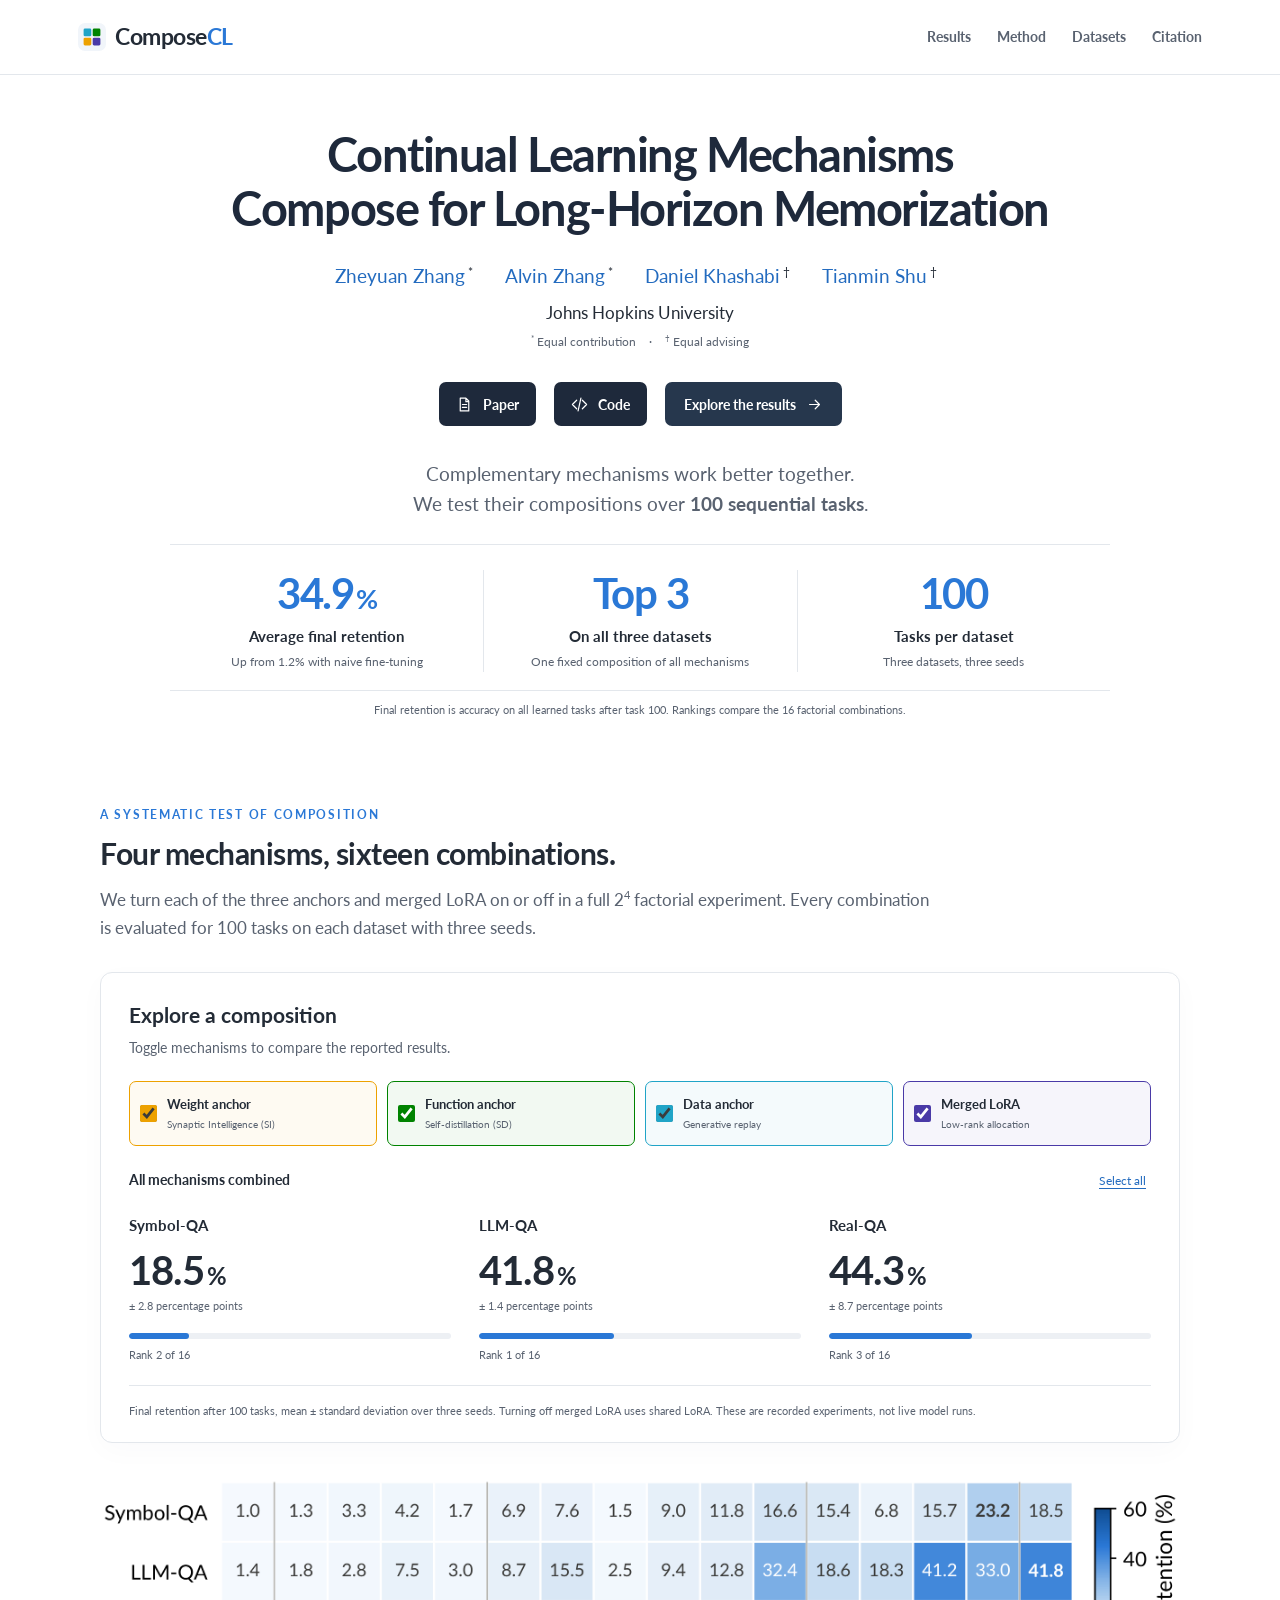
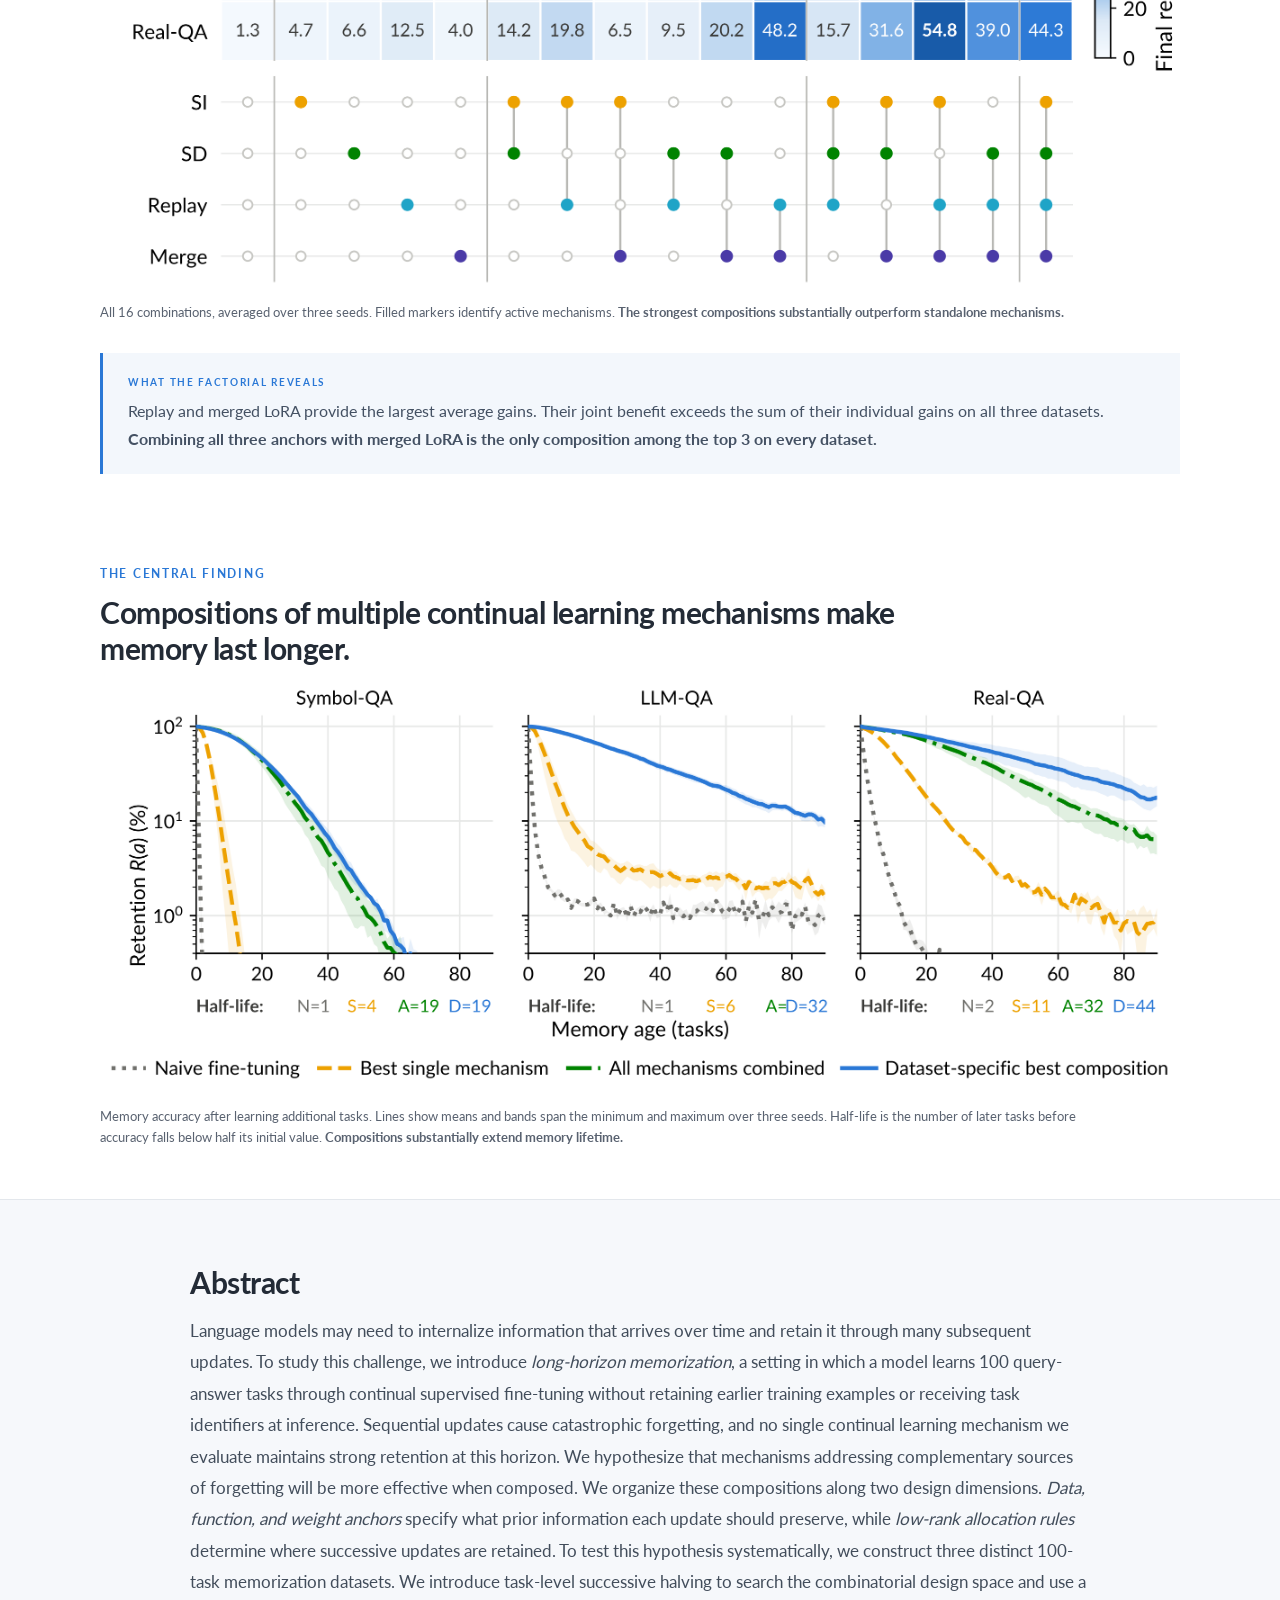
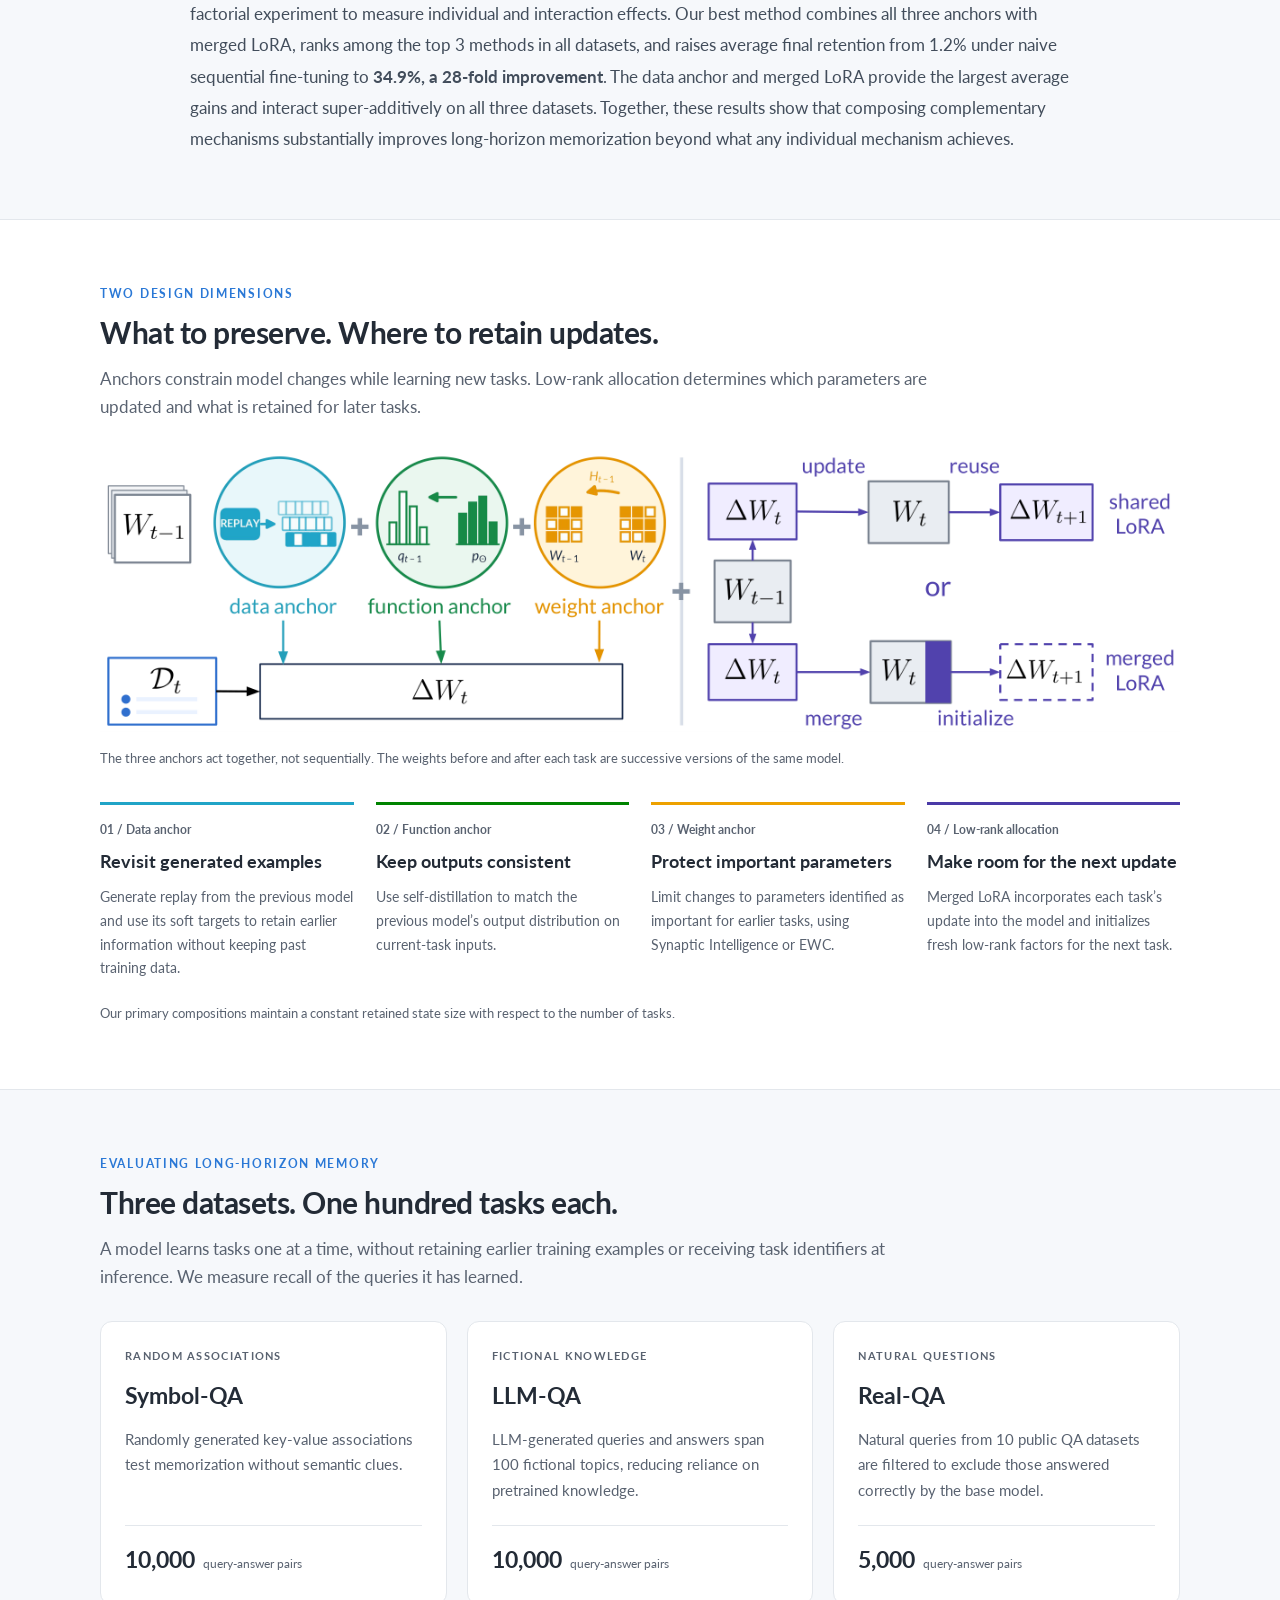
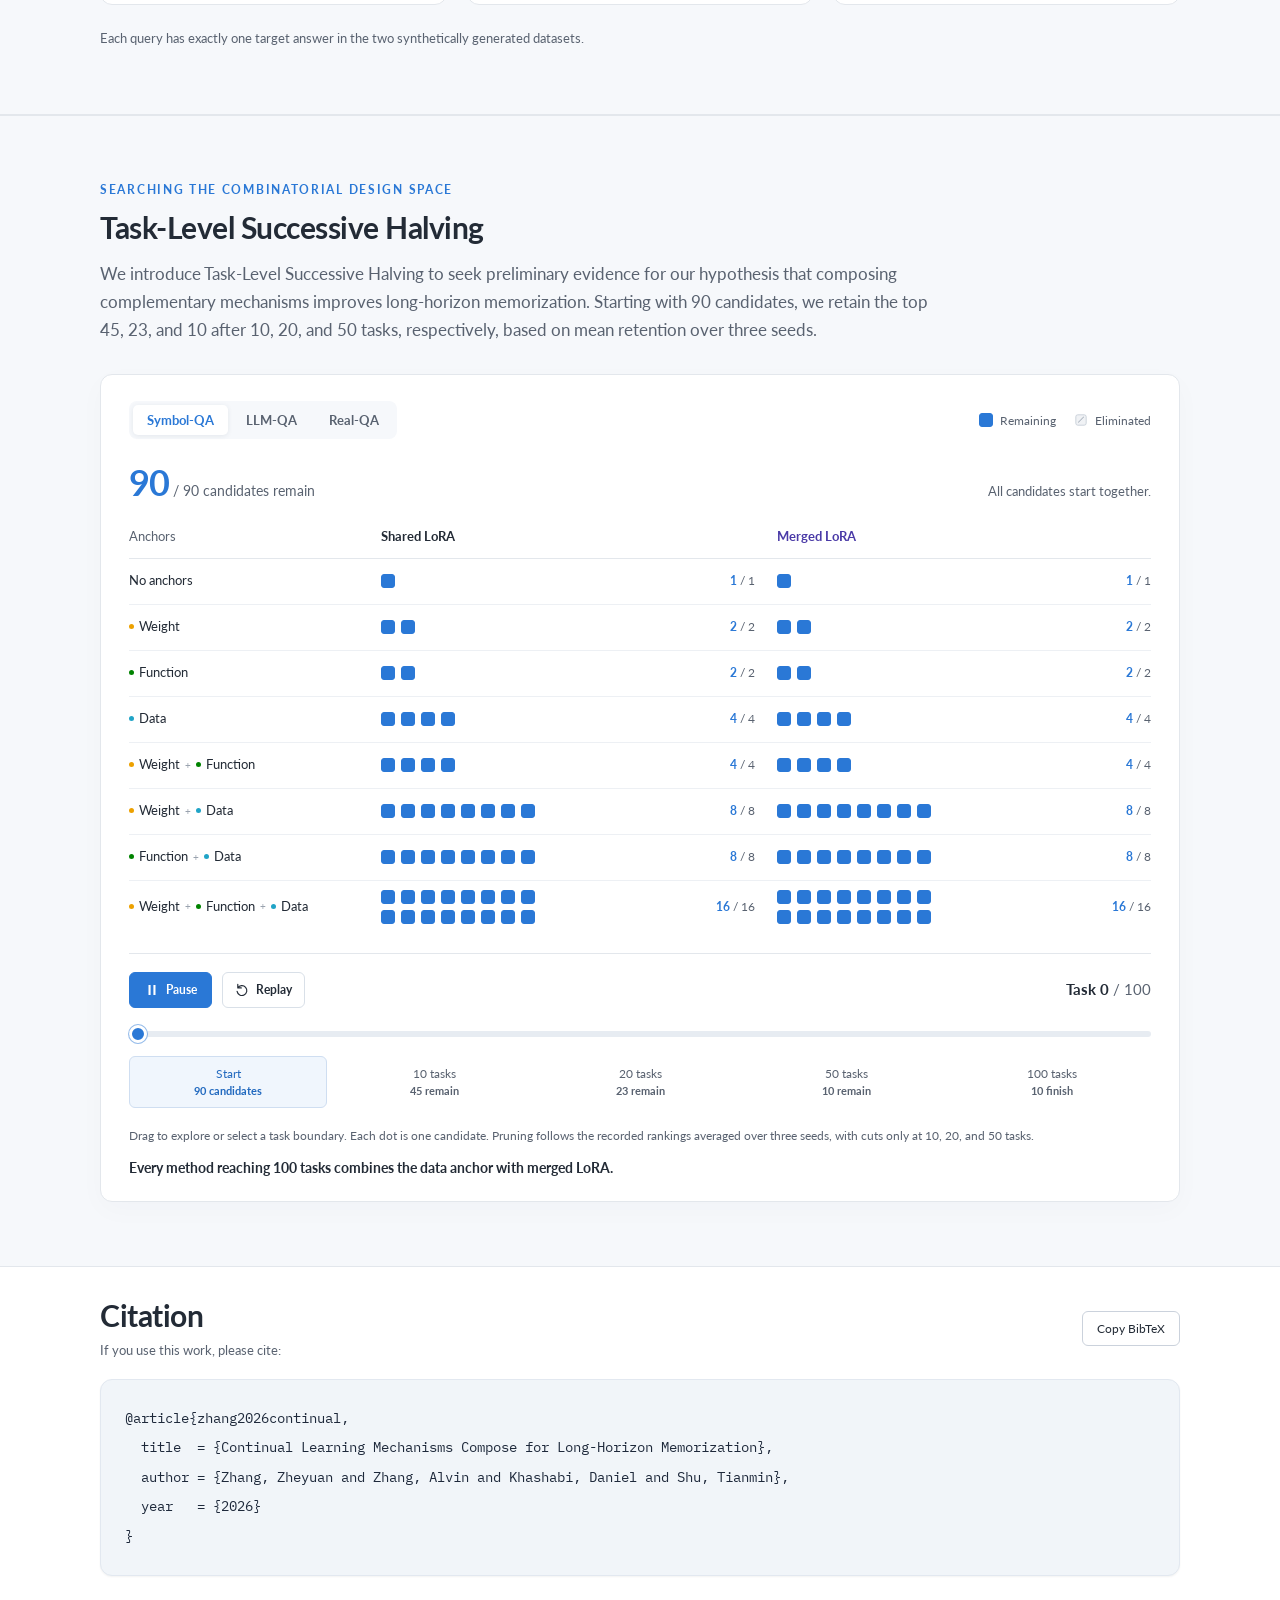
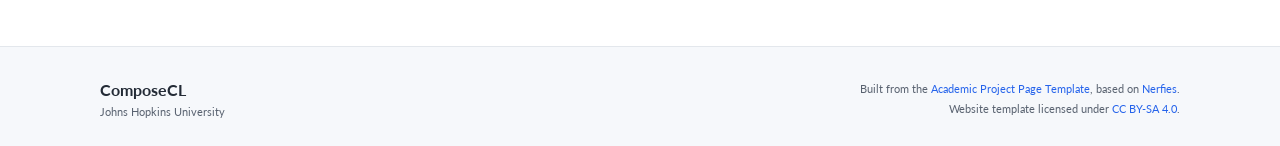
<file: index.html>
<!DOCTYPE html>
<html lang="en">
<head>
  <meta charset="utf-8">
  <meta name="viewport" content="width=device-width, initial-scale=1">
  <title>ComposeCL | Continual Learning Mechanisms Compose for Long-Horizon Memorization</title>
  <meta name="description" content="Composing data, function, and weight anchors with merged LoRA improves long-horizon memorization across three 100-task datasets.">
  <meta name="author" content="Zheyuan Zhang, Alvin Zhang, Daniel Khashabi, Tianmin Shu">
  <meta name="theme-color" content="#2a78d6">
  <link rel="canonical" href="https://compose-cl.github.io/">
  <meta property="og:type" content="website">
  <meta property="og:site_name" content="ComposeCL">
  <meta property="og:title" content="Continual Learning Mechanisms Compose for Long-Horizon Memorization">
  <meta property="og:description" content="Composing three anchors with merged LoRA substantially improves average final retention after 100 tasks from 1.2% to 34.9%, a 28-fold improvement.">
  <meta property="og:url" content="https://compose-cl.github.io/">
  <meta property="og:image" content="https://compose-cl.github.io/static/images/social-preview.png?v=3">
  <meta property="og:image:width" content="1200">
  <meta property="og:image:height" content="630">
  <meta property="og:image:alt" content="Diagram of data, function, and weight anchors and shared versus merged LoRA allocation rules.">
  <meta name="twitter:card" content="summary_large_image">
  <meta name="twitter:title" content="Continual Learning Mechanisms Compose for Long-Horizon Memorization">
  <meta name="twitter:description" content="Composing three anchors with merged LoRA substantially improves average final retention after 100 tasks from 1.2% to 34.9%, a 28-fold improvement.">
  <meta name="twitter:image" content="https://compose-cl.github.io/static/images/social-preview.png?v=3">
  <meta name="twitter:image:alt" content="Diagram of data, function, and weight anchors and shared versus merged LoRA allocation rules.">
  <link rel="icon" href="static/images/favicon.svg" type="image/svg+xml">
  <link rel="preload" href="static/fonts/Lato-Regular.ttf" as="font" type="font/ttf" crossorigin>
  <link rel="preload" href="static/fonts/Lato-Bold.ttf" as="font" type="font/ttf" crossorigin>
  <link rel="stylesheet" href="static/css/bulma.min.css">
  <link rel="stylesheet" href="static/css/index.css">
  <link rel="stylesheet" href="static/css/project.css">
  <link rel="stylesheet" href="static/css/tsh.css">
  <script defer src="static/js/results-data.js"></script>
  <script defer src="static/js/project.js"></script>
  <script defer src="static/js/tsh-data.js"></script>
  <script defer src="static/js/tsh.js"></script>
</head>
<body>
  <a class="skip-link" href="#main">Skip to content</a>
  <header class="site-header">
    <div class="header-inner">
      <a class="project-brand" href="#top" aria-label="ComposeCL home"><img src="static/images/favicon.svg" width="28" height="28" alt="">Compose<span>CL</span></a>
      <nav aria-label="Page navigation">
        <a href="#results">Results</a>
        <a href="#method">Method</a>
        <a href="#datasets">Datasets</a>
        <a href="#citation">Citation</a>
      </nav>
    </div>
  </header>

  <main id="main">
    <section class="hero" id="top" aria-labelledby="paper-title">
      <div class="hero-body">
        <div class="container is-max-desktop has-text-centered">
          <h1 class="title is-1 publication-title" id="paper-title">Continual Learning Mechanisms Compose for Long-Horizon Memorization</h1>
          <div class="publication-authors">
            <span class="author-block"><a href="https://zheyuanzhang.me/">Zheyuan Zhang</a><sup>*</sup></span>
            <span class="author-block"><a href="https://alvinzh04.github.io/">Alvin Zhang</a><sup>*</sup></span>
            <span class="author-block"><a href="https://danielkhashabi.com/">Daniel Khashabi</a><sup>†</sup></span>
            <span class="author-block"><a href="https://www.tshu.io/">Tianmin Shu</a><sup>†</sup></span>
          </div>
          <p class="affiliation">Johns Hopkins University</p>
          <p class="author-notes"><sup>*</sup> Equal contribution <span aria-hidden="true">·</span> <sup>†</sup> Equal advising</p>
          <div class="publication-links" aria-label="Project resources">
            <span class="link-block"><a class="button resource-button is-dark" href="https://www.alphaxiv.org/pdf/2609.compose-cl"><svg viewBox="0 0 24 24" aria-hidden="true"><path d="M6 3h8l4 4v14H6zM14 3v5h4M9 12h6M9 16h6"/></svg><span>Paper</span></a></span>
            <span class="link-block"><a class="button resource-button is-dark" href="https://github.com/cozheyuanzhangde/compose-cl"><svg viewBox="0 0 24 24" aria-hidden="true"><path d="m8 6-6 6 6 6m8-12 6 6-6 6M14 3l-4 18"/></svg><span>Code</span></a></span>
            <span class="link-block"><a class="button resource-button explore-button" href="#results"><span>Explore the results</span><svg viewBox="0 0 24 24" aria-hidden="true"><path d="M5 12h14m-6-6 6 6-6 6"/></svg></a></span>
          </div>
          <p class="hero-summary">Complementary mechanisms work better together.<br>We test their compositions over <strong>100 sequential tasks</strong>.</p>
          <div class="headline-results" aria-label="Key findings">
            <div><strong>34.9<span>%</span></strong><span>Average final retention</span><small>Up from 1.2% with naive fine-tuning</small></div>
            <div><strong>Top 3</strong><span>On all three datasets</span><small>One fixed composition of all mechanisms</small></div>
            <div><strong>100</strong><span>Tasks per dataset</span><small>Three datasets, three seeds</small></div>
          </div>
          <p class="headline-note">Final retention is accuracy on all learned tasks after task 100. Rankings compare the 16 factorial combinations.</p>
        </div>
      </div>
    </section>

    <section class="section" id="results" aria-labelledby="results-title">
      <div class="container is-max-desktop">
        <div class="section-heading">
          <p class="eyebrow">A systematic test of composition</p>
          <h2 class="title is-3" id="results-title">Four mechanisms, sixteen combinations.</h2>
          <p>We turn each of the three anchors and merged LoRA on or off in a full 2<sup>4</sup> factorial experiment. Every combination is evaluated for 100 tasks on each dataset with three seeds.</p>
        </div>
        <div class="composition-explorer" id="composition-explorer" hidden>
          <div class="explorer-heading"><h3>Explore a composition</h3><p>Toggle mechanisms to compare the reported results.</p></div>
          <fieldset class="mechanism-toggles"><legend class="sr-only">Active mechanisms</legend>
            <label class="mechanism-toggle weight-anchor"><input type="checkbox" name="mechanism" value="si" checked><span><strong>Weight anchor</strong><small>Synaptic Intelligence (SI)</small></span></label>
            <label class="mechanism-toggle function-anchor"><input type="checkbox" name="mechanism" value="sd" checked><span><strong>Function anchor</strong><small>Self-distillation (SD)</small></span></label>
            <label class="mechanism-toggle data-anchor"><input type="checkbox" name="mechanism" value="replay" checked><span><strong>Data anchor</strong><small>Generative replay</small></span></label>
            <label class="mechanism-toggle allocation"><input type="checkbox" name="mechanism" value="merge" checked><span><strong>Merged LoRA</strong><small>Low-rank allocation</small></span></label>
          </fieldset>
          <div class="explorer-summary"><p id="selected-composition">All mechanisms combined</p><button type="button" class="text-button" id="reset-composition">Select all</button></div>
          <div class="retention-grid" aria-label="Final retention for the selected composition">
            <div class="retention-result"><h4>Symbol-QA</h4><div class="retention-value"><span id="symbol-value">18.5</span><span class="percent">%</span></div><p class="retention-uncertainty">± <span id="symbol-std">2.8</span> percentage points</p><div class="retention-track" aria-hidden="true"><span id="symbol-bar"></span></div><p class="retention-rank" id="symbol-rank">Rank 2 of 16</p></div>
            <div class="retention-result"><h4>LLM-QA</h4><div class="retention-value"><span id="llm-value">41.8</span><span class="percent">%</span></div><p class="retention-uncertainty">± <span id="llm-std">1.4</span> percentage points</p><div class="retention-track" aria-hidden="true"><span id="llm-bar"></span></div><p class="retention-rank" id="llm-rank">Rank 1 of 16</p></div>
            <div class="retention-result"><h4>Real-QA</h4><div class="retention-value"><span id="real-value">44.3</span><span class="percent">%</span></div><p class="retention-uncertainty">± <span id="real-std">8.7</span> percentage points</p><div class="retention-track" aria-hidden="true"><span id="real-bar"></span></div><p class="retention-rank" id="real-rank">Rank 3 of 16</p></div>
          </div>
          <p class="explorer-note">Final retention after 100 tasks, mean ± standard deviation over three seeds. Turning off merged LoRA uses shared LoRA. These are recorded experiments, not live model runs.</p>
          <p class="sr-only" id="explorer-status" role="status" aria-live="polite" aria-atomic="true"></p>
        </div>
        <figure class="paper-figure factorial-figure">
          <a class="figure-link" href="static/images/factorial.png" aria-label="Open all sixteen factorial results at full resolution"><img src="static/images/factorial.png" loading="lazy" width="2400" height="905" alt="Final retention for all sixteen combinations. The best means are 23.2% on Symbol-QA, 41.8% on LLM-QA, and 54.8% on Real-QA. Filled markers identify active mechanisms."></a>
          <figcaption>All 16 combinations, averaged over three seeds. Filled markers identify active mechanisms. <strong>The strongest compositions substantially outperform standalone mechanisms.</strong></figcaption>
        </figure>
        <div class="finding-callout"><span class="eyebrow">What the factorial reveals</span><p>Replay and merged LoRA provide the largest average gains. Their joint benefit exceeds the sum of their individual gains on all three datasets. <strong>Combining all three anchors with merged LoRA is the only composition among the top 3 on every dataset.</strong></p></div>
      </div>
    </section>

    <section class="teaser section" aria-labelledby="teaser-title">
      <div class="container is-max-desktop">
        <div class="section-heading compact-heading">
          <p class="eyebrow">The central finding</p>
          <h2 class="title is-3" id="teaser-title">Compositions of multiple continual learning mechanisms make memory last longer.</h2>
        </div>
        <figure class="paper-figure">
          <a class="figure-link" href="static/images/survival.png" aria-label="Open the memory-lifetime figure at full resolution"><img src="static/images/survival.png" width="2400" height="897" fetchpriority="high" alt="Memory accuracy declines much more slowly for compositions than for naive fine-tuning or the best single mechanism. The all-mechanism composition has memory half-lives of 19, 32, and 32 tasks on Symbol-QA, LLM-QA, and Real-QA."></a>
          <figcaption>Memory accuracy after learning additional tasks. Lines show means and bands span the minimum and maximum over three seeds. Half-life is the number of later tasks before accuracy falls below half its initial value. <strong>Compositions substantially extend memory lifetime.</strong></figcaption>
        </figure>
      </div>
    </section>

    <section class="section abstract-section" id="abstract" aria-labelledby="abstract-title">
      <div class="container is-max-desktop">
        <h2 class="title is-3" id="abstract-title">Abstract</h2>
        <div class="content abstract-copy">
          <p>Language models may need to internalize information that arrives over time and retain it through many subsequent updates. To study this challenge, we introduce <em>long-horizon memorization</em>, a setting in which a model learns 100 query-answer tasks through continual supervised fine-tuning without retaining earlier training examples or receiving task identifiers at inference. Sequential updates cause catastrophic forgetting, and no single continual learning mechanism we evaluate maintains strong retention at this horizon. We hypothesize that mechanisms addressing complementary sources of forgetting will be more effective when composed. We organize these compositions along two design dimensions. <em>Data, function, and weight anchors</em> specify what prior information each update should preserve, while <em>low-rank allocation rules</em> determine where successive updates are retained. To test this hypothesis systematically, we construct three distinct 100-task memorization datasets. We introduce task-level successive halving to search the combinatorial design space and use a factorial experiment to measure individual and interaction effects. Our best method combines all three anchors with merged LoRA, ranks among the top 3 methods in all datasets, and raises average final retention from 1.2% under naive sequential fine-tuning to <strong>34.9%, a 28-fold improvement</strong>. The data anchor and merged LoRA provide the largest average gains and interact super-additively on all three datasets. Together, these results show that composing complementary mechanisms substantially improves long-horizon memorization beyond what any individual mechanism achieves.</p>
        </div>
      </div>
    </section>

    <section class="section" id="method" aria-labelledby="method-title">
      <div class="container is-max-desktop">
        <div class="section-heading">
          <p class="eyebrow">Two design dimensions</p>
          <h2 class="title is-3" id="method-title">What to preserve. Where to retain updates.</h2>
          <p>Anchors constrain model changes while learning new tasks. Low-rank allocation determines which parameters are updated and what is retained for later tasks.</p>
        </div>
        <figure class="paper-figure method-figure">
          <a class="figure-link" href="static/images/anchors-allocation.png" aria-label="Open the anchors and allocation diagram at full resolution"><img src="static/images/anchors-allocation.png" loading="lazy" width="2400" height="626" alt="Data, function, and weight anchors jointly constrain learning. Shared LoRA reuses the same low-rank factors, while merged LoRA merges each learned update into the model and initializes fresh factors for the next task."></a>
          <figcaption>The three anchors act together, not sequentially. The weights before and after each task are successive versions of the same model.</figcaption>
        </figure>
        <div class="mechanism-grid">
          <article class="mechanism-card data-anchor"><span class="mechanism-index">01 / Data anchor</span><h3>Revisit generated examples</h3><p>Generate replay from the previous model and use its soft targets to retain earlier information without keeping past training data.</p></article>
          <article class="mechanism-card function-anchor"><span class="mechanism-index">02 / Function anchor</span><h3>Keep outputs consistent</h3><p>Use self-distillation to match the previous model’s output distribution on current-task inputs.</p></article>
          <article class="mechanism-card weight-anchor"><span class="mechanism-index">03 / Weight anchor</span><h3>Protect important parameters</h3><p>Limit changes to parameters identified as important for earlier tasks, using Synaptic Intelligence or EWC.</p></article>
          <article class="mechanism-card allocation"><span class="mechanism-index">04 / Low-rank allocation</span><h3>Make room for the next update</h3><p>Merged LoRA incorporates each task’s update into the model and initializes fresh low-rank factors for the next task.</p></article>
        </div>
        <p class="section-note">Our primary compositions maintain a constant retained state size with respect to the number of tasks.</p>
      </div>
    </section>

    <section class="section tinted-section" id="datasets" aria-labelledby="datasets-title">
      <div class="container is-max-desktop">
        <div class="section-heading">
          <p class="eyebrow">Evaluating long-horizon memory</p>
          <h2 class="title is-3" id="datasets-title">Three datasets. One hundred tasks each.</h2>
          <p>A model learns tasks one at a time, without retaining earlier training examples or receiving task identifiers at inference. We measure recall of the queries it has learned.</p>
        </div>
        <div class="dataset-grid">
          <article class="dataset-card"><p class="dataset-kind">Random associations</p><h3>Symbol-QA</h3><p>Randomly generated key-value associations test memorization without semantic clues.</p><div class="dataset-count"><strong>10,000</strong><span>query-answer pairs</span></div></article>
          <article class="dataset-card"><p class="dataset-kind">Fictional knowledge</p><h3>LLM-QA</h3><p>LLM-generated queries and answers span 100 fictional topics, reducing reliance on pretrained knowledge.</p><div class="dataset-count"><strong>10,000</strong><span>query-answer pairs</span></div></article>
          <article class="dataset-card"><p class="dataset-kind">Natural questions</p><h3>Real-QA</h3><p>Natural queries from 10 public QA datasets are filtered to exclude those answered correctly by the base model.</p><div class="dataset-count"><strong>5,000</strong><span>query-answer pairs</span></div></article>
        </div>
        <p class="section-note">Each query has exactly one target answer in the two synthetically generated datasets.</p>
      </div>
    </section>

    <section class="section tinted-section" id="search" aria-labelledby="search-title">
      <div class="container is-max-desktop">
        <div class="section-heading">
          <p class="eyebrow">Searching the combinatorial design space</p>
          <h2 class="title is-3" id="search-title">Task-Level Successive Halving</h2>
          <p>We introduce Task-Level Successive Halving to seek preliminary evidence for our hypothesis that composing complementary mechanisms improves long-horizon memorization. Starting with 90 candidates, we retain the top 45, 23, and 10 after 10, 20, and 50 tasks, respectively, based on mean retention over three seeds.</p>
        </div>
        <div class="tsh-explorer" id="tsh-explorer" hidden>
          <div class="tsh-topline">
            <div class="tsh-datasets" role="group" aria-label="Dataset for successive halving">
              <button type="button" data-tsh-dataset="symbol_qa" aria-pressed="true">Symbol-QA</button>
              <button type="button" data-tsh-dataset="llm_qa" aria-pressed="false">LLM-QA</button>
              <button type="button" data-tsh-dataset="real_qa" aria-pressed="false">Real-QA</button>
            </div>
            <p class="tsh-legend"><span><i class="tsh-dot" aria-hidden="true"></i> Remaining</span><span><i class="tsh-dot is-eliminated" aria-hidden="true"></i> Eliminated</span></p>
          </div>
          <div class="tsh-summary">
            <p><strong id="tsh-count">90</strong><span> / 90 candidates remain</span></p>
            <p id="tsh-stage">All candidates start together.</p>
          </div>
          <div class="tsh-matrix" id="tsh-matrix" role="table" aria-label="Remaining candidates by anchors and low-rank allocation rule"></div>
          <div class="tsh-player">
            <div class="tsh-player-heading">
              <div class="tsh-playback">
                <button type="button" id="tsh-play" aria-label="Play pruning animation"><svg viewBox="0 0 20 20" aria-hidden="true"><path class="tsh-play-icon" d="m6 3 11 7-11 7z"/><path class="tsh-pause-icon" d="M5 3h3v14H5zm7 0h3v14h-3z"/></svg><span>Play</span></button>
                <button type="button" id="tsh-restart" aria-label="Replay pruning animation"><svg viewBox="0 0 20 20" aria-hidden="true"><path d="M4 7a7 7 0 1 1-1 5M4 2v5h5"/></svg><span>Replay</span></button>
              </div>
              <label for="tsh-progress">Task <output id="tsh-task" for="tsh-progress">0</output><span> / 100</span></label>
            </div>
            <input id="tsh-progress" type="range" min="0" max="100" step="1" value="0" aria-describedby="tsh-help">
            <div class="tsh-checkpoints" role="group" aria-label="Jump to a task boundary">
              <button type="button" data-tsh-task="0" aria-pressed="true"><span>Start</span><strong>90 candidates</strong></button>
              <button type="button" data-tsh-task="10" aria-pressed="false"><span>10 tasks</span><strong>45 remain</strong></button>
              <button type="button" data-tsh-task="20" aria-pressed="false"><span>20 tasks</span><strong>23 remain</strong></button>
              <button type="button" data-tsh-task="50" aria-pressed="false"><span>50 tasks</span><strong>10 remain</strong></button>
              <button type="button" data-tsh-task="100" aria-pressed="false"><span>100 tasks</span><strong>10 finish</strong></button>
            </div>
          </div>
          <p class="tsh-help" id="tsh-help">Drag to explore or select a task boundary. Each dot is one candidate. Pruning follows the recorded rankings averaged over three seeds, with cuts only at 10, 20, and 50 tasks.</p>
          <p class="tsh-finding">Every method reaching 100 tasks combines the data anchor with merged LoRA.</p>
          <p class="sr-only" id="tsh-status" role="status" aria-live="polite" aria-atomic="true"></p>
        </div>
        <figure class="paper-figure" id="tsh-fallback">
          <a class="figure-link" href="static/images/sho-results.png" aria-label="Open the successive-halving figure at full resolution"><img src="static/images/sho-results.png" width="2400" height="1250" alt="Four stages of task-level successive halving at 10, 20, 50, and 100 tasks. Standalone mechanisms are eliminated before 50 tasks. All methods reaching 100 tasks combine a data anchor with merged LoRA."></a>
          <figcaption>A percentile rank is the percentage of other surviving candidates ranked below a method. Bars average these ranks over variants and then datasets. Gray entries have no surviving variants in any dataset. Ranks are relative to the changing candidate pool, not changes in absolute retention. <strong>Every method reaching 100 tasks combines replay with merged LoRA.</strong></figcaption>
        </figure>
      </div>
    </section>

    <section class="section citation-section" id="citation" aria-labelledby="citation-title">
      <div class="container is-max-desktop">
        <div class="citation-heading"><div><h2 class="title is-3" id="citation-title">Citation</h2><p>If you use this work, please cite:</p></div><button type="button" class="copy-button" id="copy-bibtex" hidden>Copy BibTeX</button></div>
        <pre class="bibtex"><code id="bibtex-code">@article{zhang2026continual,
  title  = {Continual Learning Mechanisms Compose for Long-Horizon Memorization},
  author = {Zhang, Zheyuan and Zhang, Alvin and Khashabi, Daniel and Shu, Tianmin},
  year   = {2026}
}</code></pre>
        <p class="copy-status" id="copy-status" role="status" aria-live="polite"></p>
      </div>
    </section>
  </main>

  <footer class="footer">
    <div class="container is-max-desktop footer-inner"><span class="footer-project">ComposeCL <span>Johns Hopkins University</span></span><p>Built from the <a href="https://github.com/eliahuhorwitz/Academic-project-page-template">Academic Project Page Template</a>, based on <a href="https://nerfies.github.io/">Nerfies</a>.<br>Website template licensed under <a href="https://creativecommons.org/licenses/by-sa/4.0/">CC BY-SA 4.0</a>.</p></div>
  </footer>
</body>
</html>
</file>
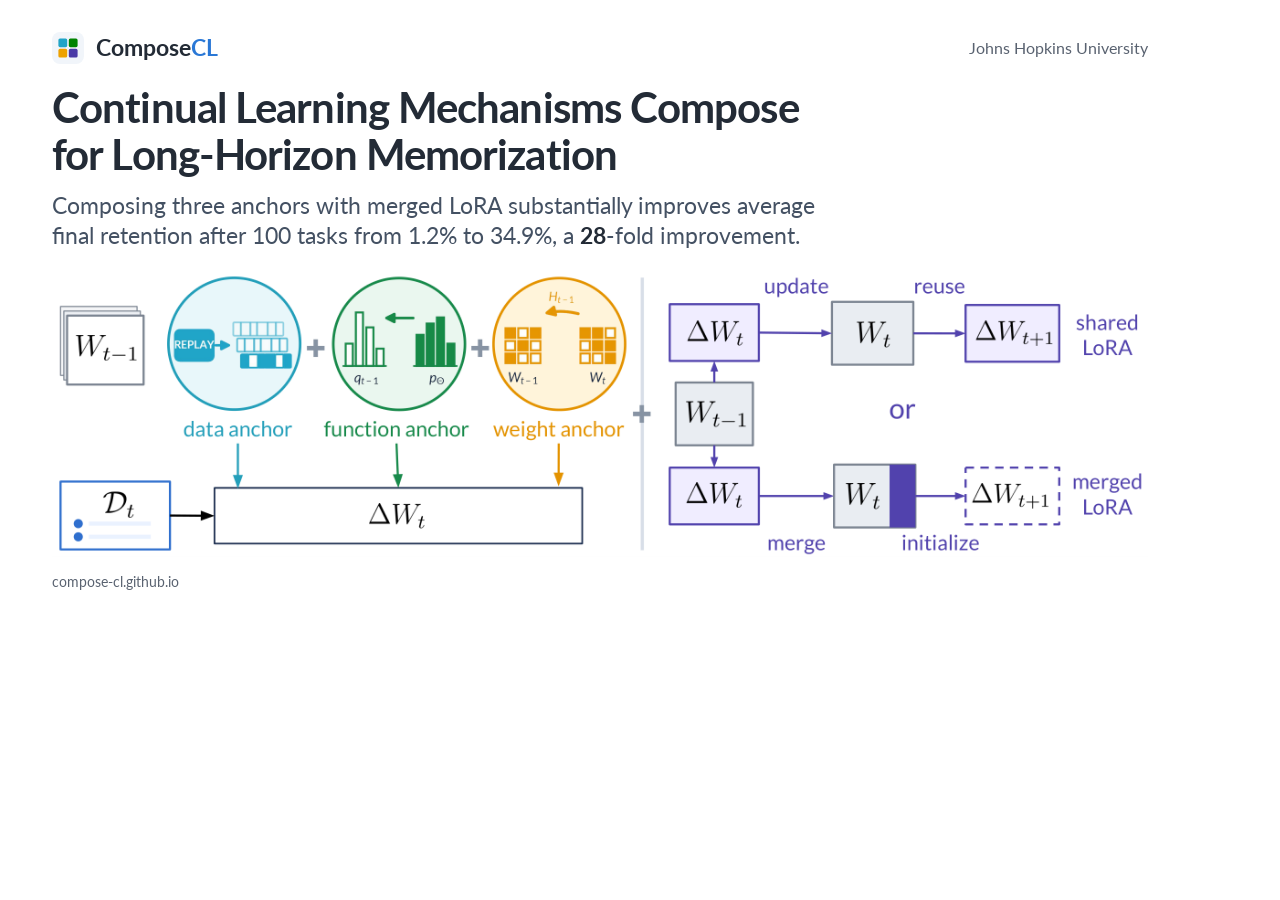
<file: scripts/social-preview.html>
<!DOCTYPE html>
<html lang="en">
<head>
  <meta charset="utf-8">
  <meta name="robots" content="noindex">
  <meta name="viewport" content="width=device-width, initial-scale=1">
  <title>ComposeCL social preview source</title>
  <style>
    @font-face{font-family:Lato;src:url('../static/fonts/Lato-Regular.ttf')}
    @font-face{font-family:Lato;src:url('../static/fonts/Lato-Bold.ttf');font-weight:700}
    *{box-sizing:border-box}body{margin:0;width:1200px;height:630px;background:#fff;font-family:Lato,Arial,sans-serif;color:#232b36;padding:32px 52px}
    .brand{display:flex;align-items:center;gap:12px;font-size:23px;line-height:1.2;font-weight:700}.brand img{width:32px;height:32px}.brand span{color:#2a78d6}.institution{margin-left:auto;font-size:16px;font-weight:400;color:#596270}
    h1{font-size:42px;line-height:1.12;letter-spacing:-.9px;margin:20px 0 12px}h1 span{display:block;white-space:nowrap}
    .summary{font-size:23px;line-height:1.32;color:#445163;margin:0;text-wrap:balance}.summary strong{font-weight:700;color:#232b36}
    .diagram{display:block;width:100%;height:auto;margin-top:20px}.address{margin-top:16px;font-size:14px;line-height:1.3;color:#596270}
  </style>
</head>
<body>
  <div class="brand"><img src="../static/images/favicon.svg" alt=""><div>Compose<span>CL</span></div><div class="institution">Johns Hopkins University</div></div>
  <h1><span>Continual Learning Mechanisms Compose</span><span>for Long-Horizon Memorization</span></h1>
  <p class="summary">Composing three anchors with merged LoRA substantially improves average final retention after 100 tasks from 1.2% to 34.9%, a <strong>28</strong>-fold improvement.</p>
  <img class="diagram" src="../static/images/anchors-allocation.png" width="2400" height="626" alt="The two design dimensions: data, function, and weight anchors jointly constrain the update, while shared and merged LoRA determine how updates are retained.">
  <div class="address">compose-cl.github.io</div>
</body>
</html>
</file>
<file: static/css/index.css>
/* Modern CSS Variables for consistent theming */
:root {
  --primary-color: #2563eb;
  --primary-hover: #1d4ed8;
  --secondary-color: #64748b;
  --accent-color: #0ea5e9;
  --text-primary: #1e293b;
  --text-secondary: #64748b;
  --text-light: #94a3b8;
  --background-primary: #ffffff;
  --background-secondary: #f8fafc;
  --background-accent: #f1f5f9;
  --border-color: #e2e8f0;
  --shadow-sm: 0 1px 2px 0 rgb(0 0 0 / 0.05);
  --shadow-md: 0 4px 6px -1px rgb(0 0 0 / 0.1), 0 2px 4px -2px rgb(0 0 0 / 0.1);
  --shadow-lg: 0 10px 15px -3px rgb(0 0 0 / 0.1), 0 4px 6px -4px rgb(0 0 0 / 0.1);
  --shadow-xl: 0 20px 25px -5px rgb(0 0 0 / 0.1), 0 8px 10px -6px rgb(0 0 0 / 0.1);
  --gradient-primary: linear-gradient(135deg, #667eea 0%, #764ba2 100%);
  --gradient-accent: linear-gradient(135deg, #f093fb 0%, #f5576c 100%);
  --gradient-subtle: linear-gradient(135deg, #ffecd2 0%, #fcb69f 100%);
  --border-radius: 12px;
  --border-radius-lg: 16px;
  --transition: all 0.3s cubic-bezier(0.4, 0, 0.2, 1);
}

/* Smooth scrolling for better UX */
html {
  scroll-behavior: smooth;
}

body {
  font-family: 'Inter', 'Segoe UI', -apple-system, BlinkMacSystemFont, sans-serif;
  color: var(--text-primary);
  line-height: 1.6;
  font-size: 16px;
  background-color: var(--background-primary);
  -webkit-font-smoothing: antialiased;
  -moz-osx-font-smoothing: grayscale;
}


/* Modern Button Styles */
.button {
  border-radius: var(--border-radius) !important;
  font-weight: 600 !important;
  transition: var(--transition) !important;
  border: 2px solid transparent !important;
  position: relative;
  overflow: hidden;
}

.button.is-dark {
  background: var(--text-primary) !important;
  border: none !important;
  color: white !important;
  box-shadow: var(--shadow-md);
}

.button.is-dark:hover {
  transform: translateY(-2px);
  box-shadow: var(--shadow-lg);
  background: var(--primary-color) !important;
}

.button.is-dark:active {
  transform: translateY(0);
  box-shadow: var(--shadow-md);
}

.footer .icon-link {
    font-size: 25px;
    color: var(--text-secondary);
    transition: var(--transition);
}

.footer .icon-link:hover {
    color: var(--primary-color);
    transform: translateY(-2px);
}

.link-block a {
    margin: 8px 4px;
}

.dnerf {
  font-variant: small-caps;
}


/* Hero Section Modernization */
.hero {
  position: relative;
  overflow: hidden;
}

.hero.is-light {
  background: var(--background-secondary);
  border-top: 1px solid var(--border-color);
  border-bottom: 1px solid var(--border-color);
}

.hero-body {
  padding: 4rem 1.5rem;
}

.teaser .hero-body {
  padding-top: 2rem;
  padding-bottom: 4rem;
}

.teaser {
  font-family: 'Inter', sans-serif;
}


/* Publication Content Styling */
.publication-title {
    font-family: 'Inter', sans-serif !important;
    font-weight: 800 !important;
    color: var(--text-primary) !important;
    margin-bottom: 2rem !important;
    line-height: 1.1 !important;
}

.publication-banner {
  max-height: 70vh;
  border-radius: var(--border-radius-lg);
  overflow: hidden;
  box-shadow: var(--shadow-xl);
  margin: 2rem 0;
}

.publication-banner video {
  position: relative;
  left: auto;
  top: auto;
  transform: none;
  object-fit: cover;
  width: 100%;
  height: 100%;
  border-radius: var(--border-radius-lg);
}

.publication-header .hero-body {
  padding: 6rem 1.5rem 4rem;
}

.publication-authors {
    font-family: 'Inter', sans-serif !important;
    font-weight: 500;
    margin-bottom: 1.5rem;
}

.publication-venue {
    color: var(--text-secondary);
    width: fit-content;
    font-weight: 600;
    background: var(--background-accent);
    padding: 0.5rem 1rem;
    border-radius: var(--border-radius);
    margin-top: 1rem;
    display: inline-block;
}

.publication-awards {
    color: #ef4444;
    width: fit-content;
    font-weight: 700;
    background: linear-gradient(135deg, #fef2f2, #fee2e2);
    padding: 0.5rem 1rem;
    border-radius: var(--border-radius);
    border-left: 4px solid #ef4444;
    margin-top: 1rem;
}

.publication-authors a {
   color: var(--primary-color) !important;
   text-decoration: none;
   font-weight: 600;
   transition: var(--transition);
   position: relative;
}

.publication-authors a::after {
    content: '';
    position: absolute;
    width: 0;
    height: 2px;
    bottom: -2px;
    left: 0;
    background: var(--gradient-accent);
    transition: var(--transition);
}

.publication-authors a:hover::after {
    width: 100%;
}

.publication-authors a:hover {
    color: var(--primary-hover) !important;
}

.author-block {
  display: inline-block;
  margin-right: 0.5rem;
}

.publication-banner img {
  border-radius: var(--border-radius-lg);
  box-shadow: var(--shadow-lg);
  transition: var(--transition);
}

.publication-banner img:hover {
  transform: scale(1.02);
  box-shadow: var(--shadow-xl);
}

/* Modern Video and Carousel Styling */
.publication-video {
    position: relative;
    width: 100%;
    height: 0;
    padding-bottom: 56.25%;
    overflow: hidden;
    border-radius: var(--border-radius-lg) !important;
    box-shadow: var(--shadow-xl);
    transition: var(--transition);
}

.publication-video:hover {
    transform: translateY(-4px);
    box-shadow: var(--shadow-xl);
}

.publication-video iframe {
    position: absolute;
    top: 0;
    left: 0;
    width: 100%;
    height: 100%;
    border-radius: var(--border-radius-lg);
}

.publication-body img {
  border-radius: var(--border-radius);
  box-shadow: var(--shadow-md);
  transition: var(--transition);
}

.publication-body img:hover {
  transform: translateY(-2px);
  box-shadow: var(--shadow-lg);
}

.results-carousel {
  overflow: hidden;
  padding: 1rem 0;
}

.results-carousel .item {
  margin: 1rem;
  overflow: hidden;
  padding: 1.5rem;
  font-size: 0;
  background: var(--background-primary);
  border-radius: var(--border-radius-lg);
  box-shadow: var(--shadow-md);
  transition: var(--transition);
  border: 1px solid var(--border-color);
}

.results-carousel .item:hover {
  transform: translateY(-4px);
  box-shadow: var(--shadow-lg);
}

.results-carousel .item img,
.results-carousel video {
  margin: 0;
  border-radius: var(--border-radius);
  width: 100%;
  height: auto;
}

.results-carousel .subtitle {
  font-size: 1rem !important;
  color: var(--text-secondary);
  margin-top: 1rem;
  font-weight: 500;
}

/* Pagination and Misc Improvements */
.slider-pagination .slider-page {
  background: var(--primary-color);
  border-radius: 50%;
  transition: var(--transition);
}

.slider-pagination .slider-page.is-active {
  background: var(--primary-hover);
  transform: scale(1.2);
}

.eql-cntrb { 
  font-size: 0.875rem;
  color: var(--text-light);
  font-style: italic;
}

/* Section Titles */
.title.is-3 {
  font-family: 'Inter', sans-serif !important;
  font-weight: 700 !important;
  color: var(--text-primary);
  margin-bottom: 2rem !important;
  position: relative;
  padding-bottom: 1rem;
}

.title.is-3::after {
  content: '';
  position: absolute;
  bottom: 0;
  left: 50%;
  transform: translateX(-50%);
  width: 60px;
  height: 3px;
  background: var(--gradient-accent);
  border-radius: 2px;
}

/* Content Improvements */
.content.has-text-justified {
  font-size: 1.1rem;
  line-height: 1.8;
  color: var(--text-secondary);
}

.content.has-text-justified p {
  margin-bottom: 1.5rem;
}

/* Footer Improvements */
.footer {
  background: var(--background-secondary);
  border-top: 1px solid var(--border-color);
  padding: 3rem 1.5rem;
}

.footer .content {
  color: var(--text-secondary);
  line-height: 1.7;
}

.footer a {
  color: var(--primary-color);
  text-decoration: none;
  transition: var(--transition);
}

.footer a:hover {
  color: var(--primary-hover);
  text-decoration: underline;
}

/* BibTeX Styling */
pre {
  background: var(--background-accent) !important;
  border: 1px solid var(--border-color) !important;
  border-radius: var(--border-radius) !important;
  padding: 1.5rem !important;
  font-size: 0.9rem !important;
  overflow-x: auto;
  box-shadow: var(--shadow-sm);
}

code {
  background: var(--background-accent) !important;
  color: var(--text-primary) !important;
  font-family: 'SF Mono', 'Monaco', 'Cascadia Code', 'Roboto Mono', monospace !important;
}

/* BibTeX Section Improvements */
.bibtex-header {
  display: flex;
  justify-content: space-between;
  align-items: center;
  margin-bottom: 1rem;
}

.copy-bibtex-btn {
  background: var(--primary-color);
  color: white;
  border: none;
  border-radius: var(--border-radius);
  padding: 0.75rem 1rem;
  font-size: 0.9rem;
  font-weight: 600;
  cursor: pointer;
  transition: var(--transition);
  display: inline-flex;
  align-items: center;
  gap: 0.5rem;
}

.copy-bibtex-btn:hover {
  background: var(--primary-hover);
  transform: translateY(-2px);
  box-shadow: var(--shadow-md);
}

.copy-bibtex-btn.copied {
  background: #10b981;
}

.copy-bibtex-btn.copied .copy-text::after {
  content: "ied!";
}

/* Scroll to Top Button */
.scroll-to-top {
  position: fixed;
  bottom: 2rem;
  right: 2rem;
  width: 50px;
  height: 50px;
  background: var(--primary-color);
  color: white;
  border: none;
  border-radius: 50%;
  cursor: pointer;
  opacity: 0;
  visibility: hidden;
  transition: var(--transition);
  z-index: 999;
  display: flex;
  align-items: center;
  justify-content: center;
  font-size: 1.2rem;
  box-shadow: var(--shadow-lg);
}

.scroll-to-top:hover {
  background: var(--primary-hover);
  transform: translateY(-3px);
  box-shadow: var(--shadow-xl);
}

.scroll-to-top.visible {
  opacity: 1;
  visibility: visible;
}


/* More Works Dropdown */
.more-works-container {
  position: fixed;
  top: 2rem;
  right: 2rem;
  z-index: 1000;
}

.more-works-btn {
  background: var(--background-primary);
  color: var(--text-primary);
  border: 2px solid var(--border-color);
  border-radius: var(--border-radius-lg);
  padding: 0.75rem 1.25rem;
  font-weight: 600;
  font-size: 0.9rem;
  box-shadow: var(--shadow-md);
  transition: var(--transition);
  cursor: pointer;
  text-decoration: none;
  display: inline-flex;
  align-items: center;
  gap: 0.5rem;
  font-family: 'Inter', sans-serif;
}

.more-works-btn:hover {
  transform: translateY(-2px);
  box-shadow: var(--shadow-lg);
  background: var(--background-secondary);
  border-color: var(--primary-color);
}

.more-works-btn .dropdown-arrow {
  transition: var(--transition);
  font-size: 0.8rem;
}

.more-works-btn.active .dropdown-arrow {
  transform: rotate(180deg);
}

.more-works-dropdown {
  position: absolute;
  top: calc(100% + 0.5rem);
  right: 0;
  width: 400px;
  max-width: 90vw;
  background: var(--background-primary);
  border: 1px solid var(--border-color);
  border-radius: var(--border-radius-lg);
  box-shadow: var(--shadow-xl);
  opacity: 0;
  visibility: hidden;
  transform: translateY(-10px);
  transition: var(--transition);
  max-height: 70vh;
  overflow-y: auto;
}

.more-works-dropdown.show {
  opacity: 1;
  visibility: visible;
  transform: translateY(0);
}

.dropdown-header {
  display: flex;
  justify-content: space-between;
  align-items: center;
  padding: 1.5rem 1.5rem 1rem;
  border-bottom: 1px solid var(--border-color);
}

.dropdown-header h4 {
  margin: 0;
  font-size: 1.1rem;
  font-weight: 700;
  color: var(--text-primary);
}

.close-btn {
  background: none;
  border: none;
  color: var(--text-secondary);
  cursor: pointer;
  padding: 0.5rem;
  border-radius: var(--border-radius);
  transition: var(--transition);
}

.close-btn:hover {
  background: var(--background-accent);
  color: var(--text-primary);
}

.works-list {
  padding: 1rem;
}

.work-item {
  display: flex;
  align-items: flex-start;
  justify-content: space-between;
  padding: 1rem;
  border-radius: var(--border-radius);
  text-decoration: none;
  color: inherit;
  transition: var(--transition);
  margin-bottom: 0.5rem;
}

.work-item:hover {
  background: var(--background-accent);
  transform: translateX(4px);
}

.work-info h5 {
  margin: 0 0 0.5rem 0;
  font-size: 1rem;
  font-weight: 500;
  color: var(--text-primary);
}

.work-info p {
  margin: 0 0 0.5rem 0;
  font-size: 0.9rem;
  color: var(--text-secondary);
  line-height: 1.4;
}

.work-venue {
  font-size: 0.8rem;
  color: var(--text-light);
  font-style: italic;
}

.work-item .fas {
  color: var(--text-light);
  font-size: 0.9rem;
  margin-top: 0.2rem;
  flex-shrink: 0;
}


/* Mobile Responsive Improvements */
@media screen and (max-width: 768px) {
  .hero-body {
    padding: 2rem 1rem;
  }
  
  .publication-header .hero-body {
    padding: 3rem 1rem 2rem;
  }
  
  .publication-title {
    font-size: 2.5rem !important;
    line-height: 1.2 !important;
    margin-bottom: 1.5rem !important;
  }
  
  .publication-authors {
    font-size: 1rem !important;
  }
  
  .button {
    margin: 0.25rem !important;
    font-size: 0.875rem !important;
    padding: 0.75rem 1rem !important;
  }
  
  .more-works-container {
    bottom: 2rem;
    right: 1rem;
    top: auto;
  }
  
  .more-works-btn {
    padding: 0.6rem 1rem;
    font-size: 0.8rem;
  }
  
  .more-works-dropdown {
    width: calc(100vw - 2rem);
    right: -1rem;
    bottom: calc(100% + 0.5rem);
    top: auto;
  }
  
  .results-carousel .item {
    margin: 0.5rem;
    padding: 1rem;
  }
  
  .teaser .hero-body {
    padding: 1rem;
  }
  
  .content.has-text-justified {
    font-size: 1rem;
  }
}

@media screen and (max-width: 480px) {
  .publication-title {
    font-size: 2rem !important;
  }
  
  .hero-body {
    padding: 1.5rem 0.75rem;
  }
  
  .more-works-container {
    position: fixed;
    bottom: 2rem;
    right: 1rem;
    z-index: 1000;
  }
  
  .more-works-btn {
    padding: 0.5rem 0.75rem;
    font-size: 0.75rem;
  }
  
  .more-works-dropdown {
    position: absolute;
    bottom: calc(100% + 0.5rem);
    right: 0;
    width: calc(100vw - 2rem);
    max-width: 90vw;
  }
  
  .link-block {
    display: block;
    margin-bottom: 0.5rem;
  }
  
  .button {
    width: 100%;
    justify-content: center;
  }
}

/* Tablet Responsive */
@media screen and (min-width: 769px) and (max-width: 1024px) {
  .hero-body {
    padding: 3rem 2rem;
  }
  
  .publication-header .hero-body {
    padding: 4rem 2rem 3rem;
  }
}

/* Animation for page load */
@keyframes fadeInUp {
  from {
    opacity: 0;
    transform: translateY(30px);
  }
  to {
    opacity: 1;
    transform: translateY(0);
  }
}

.hero, .section {
  animation: fadeInUp 0.6s ease-out;
}

/* Improved focus states for accessibility */
.button:focus,
.related-works-btn:focus,
a:focus {
  outline: 2px solid var(--primary-color);
  outline-offset: 2px;
}


/* Print styles */
@media print {
  .more-works-container {
    display: none;
  }
  
  .hero, .section {
    animation: none;
  }
  
  .button {
    background: transparent !important;
    color: var(--text-primary) !important;
    box-shadow: none !important;
  }
}
</file>
<file: static/css/project.css>
@font-face{font-family:Lato;src:url('../fonts/Lato-Regular.ttf') format('truetype');font-style:normal;font-weight:400;font-display:swap}
@font-face{font-family:Lato;src:url('../fonts/Lato-Bold.ttf') format('truetype');font-style:normal;font-weight:700 900;font-display:swap}
@font-face{font-family:'IBM Plex Mono';src:url('../fonts/ibm-plex-mono/IBMPlexMono-Regular.ttf') format('truetype');font-style:normal;font-weight:400;font-display:swap}
:root{--ink:#232b36;--muted:#596270;--blue:#2a78d6;--line:#e3e7ec;--paper:#f6f8fb;--data:#20a4c7;--function:#008300;--weight:#eda100;--allocation:#4a3aa7;--radius:12px}
html{scroll-behavior:smooth;scroll-padding-top:25px}
body,button,input,.teaser,.publication-title,.publication-authors,.title.is-3{font-family:Lato,Arial,sans-serif!important}
body{color:var(--ink);background:#fff;font-size:17px;line-height:1.65;-webkit-font-smoothing:antialiased}
a{color:#236bbf;text-underline-offset:3px}
a:hover{color:#174d8b}
button{cursor:pointer}
button:disabled{cursor:default}
strong{color:inherit;font-weight:700}
sup{font-size:.64em;vertical-align:super}
[hidden]{display:none!important}
:focus-visible{outline:3px solid var(--blue);outline-offset:5px;border-radius:3px}
.sr-only{position:absolute;width:1px;height:1px;padding:0;margin:-1px;overflow:hidden;clip:rect(0,0,0,0);white-space:nowrap;border:0}
.skip-link{position:absolute;top:-80px;left:16px;z-index:10;background:white;padding:10px 18px;border:2px solid var(--blue)}
.skip-link:focus{top:10px}
.container.is-max-desktop{max-width:1080px!important}
.site-header{border-bottom:1px solid var(--line)}
.header-inner{max-width:1180px;margin:auto;display:flex;align-items:center;justify-content:space-between;padding:18px 28px;gap:20px}
.project-brand{display:inline-flex;align-items:center;color:var(--ink);font-weight:700;letter-spacing:-.5px;font-size:23px;white-space:nowrap}
.project-brand img{margin-right:9px}
.project-brand span{color:var(--blue)}
.header-inner nav{display:flex;gap:26px;font-size:14px;font-weight:700}
.header-inner nav a{color:var(--muted)}
.header-inner nav a:hover{color:var(--blue)}
.hero,.section{animation:none}
.hero-body{padding:52px 24px 22px}
.eyebrow{color:var(--blue);font-size:12px;font-weight:700;letter-spacing:1.7px;text-transform:uppercase;margin-bottom:14px}
.publication-title{font-size:47px!important;font-weight:700!important;line-height:1.15!important;letter-spacing:-1.45px;max-width:1050px;margin:0 auto 25px!important;text-wrap:balance}
.publication-authors{display:flex;justify-content:center;flex-wrap:wrap;gap:8px 24px;font-size:19px;margin:0 0 8px!important;font-weight:400}
.publication-authors a{font-weight:400!important;color:#236bbf!important;text-decoration:none}
.publication-authors a::after{display:none}
.author-block{display:inline-block}
.author-block sup{margin-left:3px}
.affiliation{font-size:17px}
.author-notes{font-size:12px;color:var(--muted);margin:5px 0 22px}
.author-notes span{margin:0 10px}
.publication-links{display:flex;justify-content:center;flex-wrap:wrap;gap:10px;margin:0 0 25px}
.publication-links .link-block{display:flex;align-items:center;margin:0!important}
.resource-button{display:inline-flex;align-items:center;height:44px;gap:10px;font-size:14px!important;font-weight:700;padding:0 17px!important;border-radius:7px!important;box-shadow:none!important;transition:background-color .15s ease!important}
.resource-button svg{width:17px;height:17px;fill:none;stroke:currentColor;stroke-width:1.7;stroke-linecap:round;stroke-linejoin:round}
.resource-button.is-dark[disabled]{background:#eef1f4!important;color:#555e6b!important;opacity:1!important;border:1px solid #e1e5ea!important}
.release-label{font-size:11px;font-weight:400;margin-left:7px;color:#626c78}
.explore-button{background:#26374d!important;color:#fff!important;border-color:#26374d!important}
.explore-button:hover{background:#2b4c76!important;transform:none!important}
.hero-summary{font-size:19px;line-height:1.55;color:var(--muted);margin:0 auto 26px}
.headline-results{display:grid;grid-template-columns:repeat(3,1fr);padding:25px 0 18px;border-top:1px solid var(--line);border-bottom:1px solid var(--line);max-width:940px;margin:auto}
.headline-results>div{display:flex;flex-direction:column;padding:0 15px}
.headline-results>div+div{border-left:1px solid var(--line)}
.headline-results strong{font-size:42px;line-height:1.1;color:var(--blue);letter-spacing:-1.3px;margin-bottom:8px}
.headline-results strong span{font-size:27px;margin-left:2px}
.headline-results>div>span{font-size:15px;font-weight:700}
.headline-results small{font-size:12px;color:var(--muted);margin-top:3px}
.headline-note{font-size:11px;color:var(--muted);margin:10px auto 0;max-width:920px}
.section{padding:64px 24px}
.teaser.section{padding-top:26px;padding-bottom:50px}
.section-heading{margin-bottom:30px;max-width:840px}
.section-heading p:not(.eyebrow){color:var(--muted);font-size:17px;line-height:1.65;margin-top:15px}
.section-heading .eyebrow{margin-bottom:10px}
.compact-heading{margin-bottom:20px}
.title.is-3{font-size:30px!important;line-height:1.2;font-weight:700!important;color:var(--ink);letter-spacing:-.5px;margin:0 0 15px!important;padding:0!important}
.title.is-3::after{display:none!important}
.paper-figure{margin:0}
.paper-figure .figure-link{display:block;border-radius:4px}
.paper-figure img{display:block;width:100%;height:auto}
.paper-figure figcaption{font-size:13px;line-height:1.65;color:var(--muted);padding-top:16px;max-width:980px}

.abstract-section{background:var(--paper);border-top:1px solid var(--line);border-bottom:1px solid var(--line)}
.abstract-section .container{max-width:900px!important}
.abstract-copy{font-size:17px;line-height:1.85;color:#424d5b}
.abstract-copy p{margin:0}
.method-figure{margin:10px 0 32px}
.mechanism-grid{display:grid;grid-template-columns:repeat(4,1fr);gap:22px}
.mechanism-card{border-top:3px solid var(--mechanism);padding-top:15px}
.data-anchor{--mechanism:var(--data)}
.function-anchor{--mechanism:var(--function)}
.weight-anchor{--mechanism:var(--weight)}
.allocation{--mechanism:var(--allocation)}
.mechanism-index{display:block;font-size:12px;font-weight:700;margin-bottom:10px;color:var(--muted)}
.mechanism-card h3{font-size:18px;font-weight:700;line-height:1.3;margin-bottom:12px}
.mechanism-card p{font-size:14px;line-height:1.7;color:var(--muted)}
.section-note{font-size:13px;color:var(--muted);margin-top:23px}
.tinted-section{background:var(--paper);border-top:1px solid var(--line);border-bottom:1px solid var(--line)}
.dataset-grid{display:grid;grid-template-columns:repeat(3,1fr);gap:20px}
.dataset-card{background:#fff;border:1px solid var(--line);border-radius:var(--radius);padding:25px 24px;display:flex;flex-direction:column}
.dataset-kind{font-size:11px;font-weight:700;text-transform:uppercase;letter-spacing:1.3px;color:var(--muted);margin-bottom:12px}
.dataset-card h3{font-size:23px;font-weight:700;margin-bottom:12px}
.dataset-card>p:not(.dataset-kind){font-size:15px;line-height:1.7;color:var(--muted);margin-bottom:22px}
.dataset-count{border-top:1px solid var(--line);padding-top:15px;margin-top:auto;display:flex;align-items:baseline;gap:8px;flex-wrap:wrap}
.dataset-count strong{font-size:23px}
.dataset-count span{font-size:12px;color:var(--muted)}
.composition-explorer{border:1px solid var(--line);border-radius:var(--radius);padding:25px 28px 22px;background:#fff;margin-bottom:35px;box-shadow:0 8px 28px #25385006}
.explorer-heading h3{font-size:21px;font-weight:700;margin-bottom:3px}
.explorer-heading p{font-size:14px;color:var(--muted)}
.mechanism-toggles{display:grid;grid-template-columns:repeat(4,1fr);gap:10px;border:0;margin:22px 0;padding:0;min-width:0}
.mechanism-toggle{display:flex;align-items:center;gap:10px;border:1px solid #d8dde5;border-radius:7px;padding:12px 10px;cursor:pointer;background:#fff;min-width:0;transition:background-color .15s}
.mechanism-toggle:has(input:checked){border-color:var(--mechanism);background:color-mix(in srgb,var(--mechanism) 5%,white)}
.mechanism-toggle input{margin:0;width:17px;height:17px;accent-color:var(--mechanism);flex-shrink:0;cursor:pointer}
.mechanism-toggle strong{font-size:13px;display:block}
.mechanism-toggle small{font-size:10px;color:var(--muted);display:block;margin-top:1px}
.explorer-summary{display:flex;justify-content:space-between;align-items:center;gap:16px;margin:6px 0 20px}
#selected-composition{font-size:14px;font-weight:700}
.text-button{border:0;background:none;color:#236bbf;font-size:12px;padding:5px;white-space:nowrap;text-decoration:underline;text-underline-offset:3px}
.retention-grid{display:grid;grid-template-columns:repeat(3,1fr);gap:28px}
.retention-result h4{font-size:15px;font-weight:700;margin-bottom:9px}
.retention-value{font-size:40px;line-height:1.2;font-weight:700;letter-spacing:-1px;font-variant-numeric:tabular-nums}
.retention-value .percent{font-size:24px;margin-left:3px}
.retention-uncertainty{font-size:11px;color:var(--muted);margin-top:3px;font-variant-numeric:tabular-nums}
.retention-track{height:6px;border-radius:3px;background:#edf0f4;margin-top:18px;overflow:hidden}
.retention-track span{display:block;height:100%;background:var(--blue);border-radius:3px;transition:width .2s ease}
.retention-rank{font-size:11px;color:var(--muted);margin-top:7px}
.explorer-note{font-size:11px;color:var(--muted);border-top:1px solid var(--line);padding-top:16px;margin-top:20px;line-height:1.7}
.factorial-figure{margin-top:10px}
.finding-callout{margin-top:30px;border-left:3px solid var(--blue);background:#f3f7fc;padding:21px 25px}
.finding-callout .eyebrow{display:block;margin-bottom:7px;font-size:10px}
.finding-callout p{font-size:16px;line-height:1.75;color:#445163}
.citation-section{padding-top:30px;padding-bottom:40px}
.citation-heading{display:flex;justify-content:space-between;align-items:center;gap:20px;margin-bottom:18px}
.citation-heading .title.is-3{margin-bottom:7px!important}
.citation-heading p{font-size:13px;color:var(--muted)}
.copy-button{border:1px solid #cbd2dc;border-radius:6px;padding:9px 14px;font-size:12px;background:white;color:var(--ink);white-space:nowrap}
.copy-button:hover{background:var(--paper)}
.bibtex{background:#f5f7fa;border:1px solid var(--line);border-radius:8px;padding:22px 25px;font-size:12px;line-height:1.9;color:#344252;overflow-x:auto;tab-size:2}
.bibtex code{font-family:'IBM Plex Mono',monospace!important}
.copy-status{font-size:12px;color:var(--muted);min-height:22px;margin-top:8px}
.footer{background:var(--paper);border-top:1px solid var(--line);padding:30px 24px}
.footer-inner{display:flex;justify-content:space-between;align-items:center;gap:30px}
.footer-project{font-size:16px;font-weight:700;white-space:nowrap}
.footer-project span{display:block;font-size:11px;color:var(--muted);font-weight:400}
.footer-inner p{font-size:11px;color:var(--muted);line-height:1.8;text-align:right}
@media(min-width:1400px){.hero-body{padding-top:65px}}
@media(max-width:900px){.publication-title{font-size:40px!important}.mechanism-grid{grid-template-columns:repeat(2,1fr);gap:26px}.mechanism-toggles{grid-template-columns:repeat(2,1fr)}.mechanism-toggle small{font-size:11px}.dataset-card{padding:22px 18px}}
@media(max-width:640px){
  .header-inner{padding:15px 19px;gap:15px;flex-wrap:wrap}.project-brand{font-size:21px}.header-inner nav{gap:16px;font-size:12px}
  .hero-body{padding:35px 20px 15px}.publication-title{font-size:32px!important;letter-spacing:-.8px;margin-bottom:22px!important;line-height:1.17!important}
  .eyebrow{font-size:9px;letter-spacing:1.2px}.publication-authors{font-size:15px;gap:6px 16px;max-width:380px;margin-left:auto!important;margin-right:auto!important}
  .affiliation{font-size:14px}.author-notes{font-size:10px;margin-top:5px;margin-bottom:21px}.author-notes span{margin:0 5px}
  .publication-links{gap:8px}.resource-button{font-size:12px!important;padding:0 12px!important;height:40px}.release-label{font-size:10px;margin-left:4px}.resource-button svg{width:14px;height:14px}
  .hero-summary{font-size:16px}.headline-results{padding:20px 0 15px}.headline-results>div{padding:0 8px}.headline-results strong{font-size:31px}.headline-results strong span{font-size:20px}.headline-results>div>span{font-size:11px;line-height:1.4}.headline-results small{font-size:10px;line-height:1.5;margin-top:6px}.headline-note{font-size:10px;line-height:1.6}
  .section{padding:42px 20px}.teaser.section{padding:22px 20px 35px}.title.is-3{font-size:25px!important;line-height:1.25}.section-heading p:not(.eyebrow){font-size:15px}.paper-figure figcaption{font-size:11px;padding-top:12px}.abstract-copy{font-size:15px;line-height:1.8}
  .mechanism-grid{gap:22px 18px}.mechanism-index{font-size:10px}.mechanism-card h3{font-size:16px}.mechanism-card p{font-size:13px}.section-note{font-size:12px}
  .dataset-grid{grid-template-columns:1fr;gap:14px}.dataset-card{padding:22px}.dataset-card h3{font-size:22px;margin-bottom:7px}.dataset-card>p:not(.dataset-kind){margin-bottom:14px}.dataset-kind{margin-bottom:6px}.dataset-count{padding-top:10px}
  .composition-explorer{padding:19px 16px}.explorer-heading h3{font-size:19px}.explorer-heading p{font-size:12px}.mechanism-toggles{gap:8px;margin:18px 0}.mechanism-toggle{gap:7px;padding:10px 7px}.mechanism-toggle strong{font-size:11px}.mechanism-toggle small{font-size:9px}.mechanism-toggle input{width:15px;height:15px}.explorer-summary{gap:8px}#selected-composition{font-size:12px}.text-button{font-size:11px}
  .retention-grid{gap:13px}.retention-result h4{font-size:12px}.retention-value{font-size:29px}.retention-value .percent{font-size:16px}.retention-uncertainty{font-size:9px}.retention-rank{font-size:10px}.explorer-note{font-size:10px}.finding-callout{padding:17px 18px}.finding-callout p{font-size:14px}
  .citation-heading{align-items:start;gap:15px}.citation-heading p{font-size:12px}.copy-button{font-size:11px;padding:8px 10px}.bibtex{font-size:11px;padding:16px}.footer-inner{flex-direction:column;align-items:flex-start;gap:15px}.footer-inner p{text-align:left}
}
@media(max-width:380px){.header-inner{justify-content:center}.header-inner nav{gap:24px}.publication-title{font-size:28px!important}.hero-body{padding-left:16px;padding-right:16px}.section{padding-left:16px;padding-right:16px}.headline-results strong{font-size:27px}.headline-results small{font-size:9px}.mechanism-toggles{grid-template-columns:1fr}.mechanism-toggle strong{font-size:13px}.mechanism-toggle small{font-size:10px}.retention-grid{gap:8px}.retention-value{font-size:25px}.retention-uncertainty{font-size:8px}.mechanism-grid{grid-template-columns:1fr}.publication-links .link-block{width:auto!important}.publication-links .button{width:auto!important}}
@media(prefers-reduced-motion:reduce){html{scroll-behavior:auto}*,*::before,*::after{animation:none!important;transition:none!important}}
</file>
<file: static/css/tsh.css>
.tsh-explorer{padding:26px 28px 22px;background:#fff;border:1px solid var(--line);border-radius:var(--radius);box-shadow:0 8px 28px #25385006}
.tsh-topline{display:flex;align-items:center;justify-content:space-between;gap:20px;flex-wrap:wrap}
.tsh-datasets{display:flex;gap:4px;padding:4px;background:var(--paper);border-radius:8px}
.tsh-datasets button{border:0;background:transparent;color:var(--muted);padding:7px 14px;border-radius:5px;font-size:13px;font-weight:700}
.tsh-datasets button[aria-pressed=true]{background:#fff;color:var(--blue);box-shadow:0 1px 5px #26374d16}
.tsh-datasets button:hover{color:var(--blue)}
.tsh-legend{display:flex;gap:18px;font-size:12px;color:var(--muted)}
.tsh-legend span{display:flex;gap:7px;align-items:center}
.tsh-summary{display:flex;justify-content:space-between;gap:15px;align-items:baseline;margin:22px 0 20px}
.tsh-summary strong{font-size:36px;line-height:1.2;color:var(--blue);font-variant-numeric:tabular-nums;letter-spacing:-1px}
.tsh-summary span{font-size:14px;color:var(--muted)}
#tsh-stage{font-size:13px;color:var(--muted)}
.tsh-row{display:grid;grid-template-columns:230px 1fr 1fr;column-gap:22px;align-items:center;border-bottom:1px solid #edf0f4;min-height:46px}
.tsh-row:last-child{border-bottom:0}
.tsh-column-heads{min-height:34px;border-bottom:1px solid var(--line);padding-bottom:9px}
.tsh-column-heads [role=columnheader]{font-size:13px;font-weight:700}
.tsh-column-heads [role=columnheader]:first-child{color:var(--muted);font-weight:400}
.tsh-column-heads [role=columnheader]:last-child{color:var(--allocation)}
.tsh-anchor-label{display:flex;gap:5px;align-items:center;flex-wrap:wrap;font-size:13px;line-height:1.5}
.tsh-anchor-label span{position:relative;padding-left:10px}
.tsh-anchor-label span::before{content:'';position:absolute;width:5px;height:5px;border-radius:50%;background:var(--mechanism);top:7px;left:0}
.tsh-anchor-label .tsh-plus{font-style:normal;color:#99a2ae;font-size:10px}
.tsh-candidates{display:flex;align-items:center;justify-content:space-between;gap:10px;padding:9px 0;min-width:0}
.tsh-dots{display:grid;grid-template-columns:repeat(8,14px);gap:6px}
.tsh-dot{display:block;width:14px;height:14px;border:1px solid var(--blue);border-radius:3px;background:var(--blue);position:relative;transition:background-color .5s ease,border-color .5s ease,transform .5s ease}
.tsh-dot.is-eliminated{background:#f0f2f5;border-color:#c2cbd5;transform:scale(.8)}
.tsh-dot.is-eliminated::after{content:'';position:absolute;top:5px;left:1px;width:10px;height:1px;background:#a0aab7;transform:rotate(-45deg)}
.tsh-cell-count{font-size:12px;white-space:nowrap;color:var(--muted);font-variant-numeric:tabular-nums;min-width:36px;text-align:right}
.tsh-cell-count strong{color:var(--blue)}
.tsh-candidates.is-empty .tsh-cell-count strong{color:var(--muted)}
.tsh-player{margin-top:20px;border-top:1px solid var(--line);padding-top:18px}
.tsh-player-heading{display:flex;justify-content:space-between;align-items:center;gap:10px}
.tsh-playback{display:flex;gap:10px}
.tsh-playback button{display:inline-flex;align-items:center;gap:7px;font-size:12px;font-weight:700;border:1px solid #d9e0e8;padding:7px 12px;border-radius:6px;color:var(--ink);background:#fff;min-height:36px}
.tsh-playback button:hover{background:var(--paper)}
.tsh-playback #tsh-play{background:var(--blue);border-color:var(--blue);color:#fff;min-width:83px;justify-content:center}
.tsh-playback svg{width:14px;height:14px;fill:currentColor}
#tsh-restart svg{fill:none;stroke:currentColor;stroke-width:1.7;stroke-linecap:round;stroke-linejoin:round}
.tsh-pause-icon,.tsh-explorer.is-playing .tsh-play-icon{display:none}
.tsh-explorer.is-playing .tsh-pause-icon{display:block}
.tsh-player-heading label{font-size:15px;font-weight:700;font-variant-numeric:tabular-nums}
.tsh-player-heading label span{font-weight:400;color:var(--muted)}
#tsh-progress{--progress:0%;appearance:none;-webkit-appearance:none;width:100%;height:6px;border:0;border-radius:4px;background:linear-gradient(to right,var(--blue) var(--progress),#e7ecf2 var(--progress));cursor:pointer;display:block;margin:23px 0 19px;touch-action:pan-y}
#tsh-progress::-webkit-slider-thumb{appearance:none;-webkit-appearance:none;width:18px;height:18px;border:3px solid #fff;border-radius:50%;background:var(--blue);box-shadow:0 0 0 1px #2a78d680}
#tsh-progress::-moz-range-thumb{width:12px;height:12px;border:3px solid #fff;border-radius:50%;background:var(--blue);box-shadow:0 0 0 1px #2a78d680}
.tsh-checkpoints{display:grid;grid-template-columns:repeat(5,1fr);gap:8px}
.tsh-checkpoints button{padding:8px 4px;border:1px solid transparent;border-radius:6px;background:transparent;text-align:center;color:var(--muted);font-size:12px;line-height:1.5;min-width:0}
.tsh-checkpoints button:hover{background:var(--paper)}
.tsh-checkpoints button[aria-pressed=true]{background:#f0f6fd;border-color:#cfdef1;color:#2169bf}
.tsh-checkpoints span,.tsh-checkpoints strong{display:block}
.tsh-checkpoints strong{font-size:11px}
.tsh-help{font-size:12px;color:var(--muted);line-height:1.7;margin-top:18px}
.tsh-finding{font-size:14px;font-weight:700;margin-top:9px}
@media(max-width:900px){.tsh-row{grid-template-columns:190px 1fr 1fr;column-gap:18px}.tsh-dots{grid-template-columns:repeat(8,10px);gap:4px}.tsh-candidates .tsh-dot{width:10px;height:10px}.tsh-candidates .tsh-dot.is-eliminated::after{top:3px;width:6px}.tsh-summary{align-items:center}#tsh-stage{max-width:215px;text-align:right}}
@media(max-width:640px){
  .tsh-explorer{padding:19px 16px}.tsh-topline{gap:14px}.tsh-datasets{width:100%}.tsh-datasets button{flex:1;padding:7px 8px;font-size:12px}.tsh-legend{font-size:11px;gap:16px}.tsh-summary{display:block;margin:17px 0}.tsh-summary strong{font-size:32px}.tsh-summary span{font-size:12px}#tsh-stage{max-width:none;text-align:left;font-size:12px;margin-top:3px}
  .tsh-row{grid-template-columns:1fr 1fr;gap:6px 20px;padding:9px 0}.tsh-anchor-label{grid-column:1/-1;font-size:11px}.tsh-column-heads{padding:0 0 9px;gap:3px 20px}.tsh-column-heads [role=columnheader]{font-size:12px}.tsh-column-heads [role=columnheader]:first-child{grid-column:1/-1;font-size:10px;margin-bottom:4px}
  .tsh-candidates{flex-direction:column;align-items:flex-start;gap:4px;padding:0}.tsh-cell-count{text-align:left;font-size:10px}.tsh-dots{grid-template-columns:repeat(8,10px);gap:4px}.tsh-player{margin-top:16px}.tsh-player-heading label{font-size:13px}.tsh-playback{gap:6px}.tsh-playback button{font-size:11px;padding:6px 9px}.tsh-playback #tsh-play{min-width:74px}
  .tsh-checkpoints{gap:3px}.tsh-checkpoints button{font-size:10px;padding:7px 1px}.tsh-checkpoints strong{font-size:9px}.tsh-help{font-size:11px}.tsh-finding{font-size:12px}
}
@media(max-width:380px){.tsh-row{column-gap:14px}.tsh-dots{grid-template-columns:repeat(8,9px);gap:3px}.tsh-candidates .tsh-dot{width:9px;height:9px}.tsh-candidates .tsh-dot.is-eliminated::after{top:3px;width:5px}.tsh-player-heading label{font-size:12px}}
</file>
